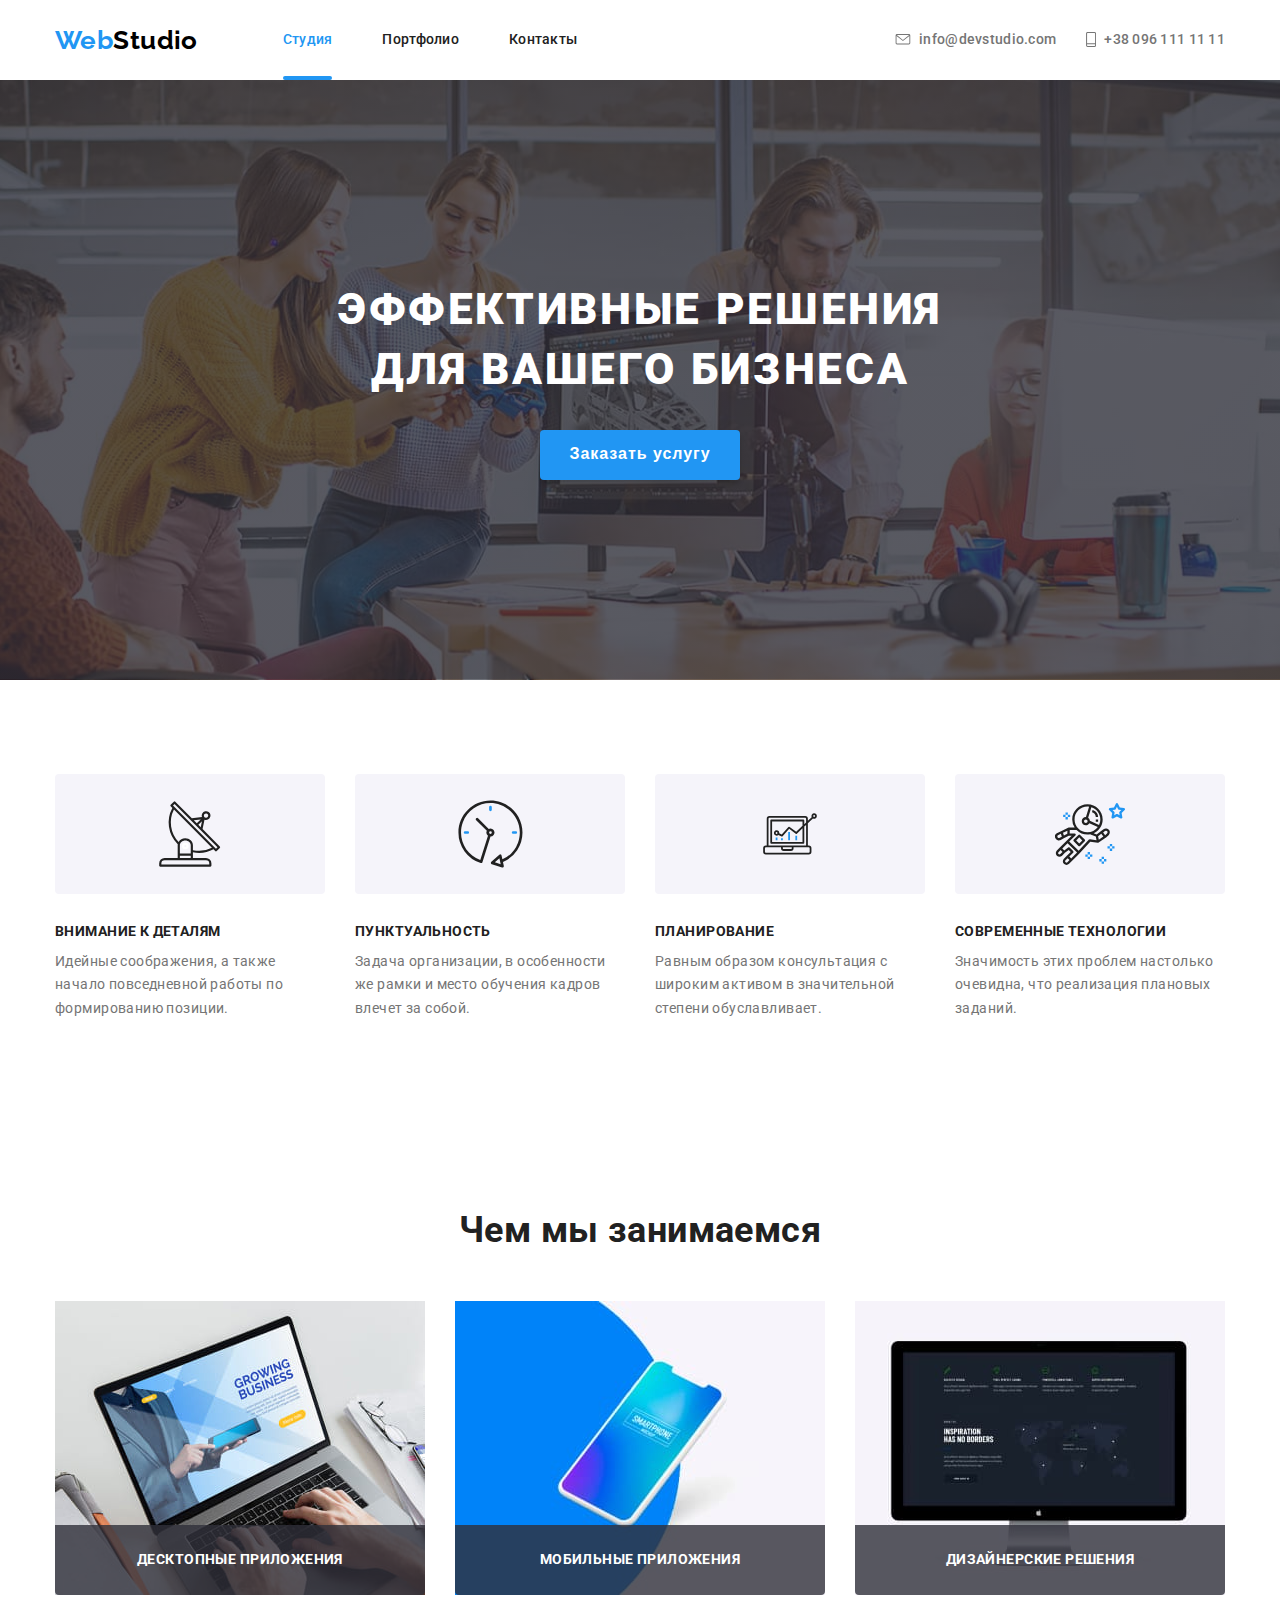
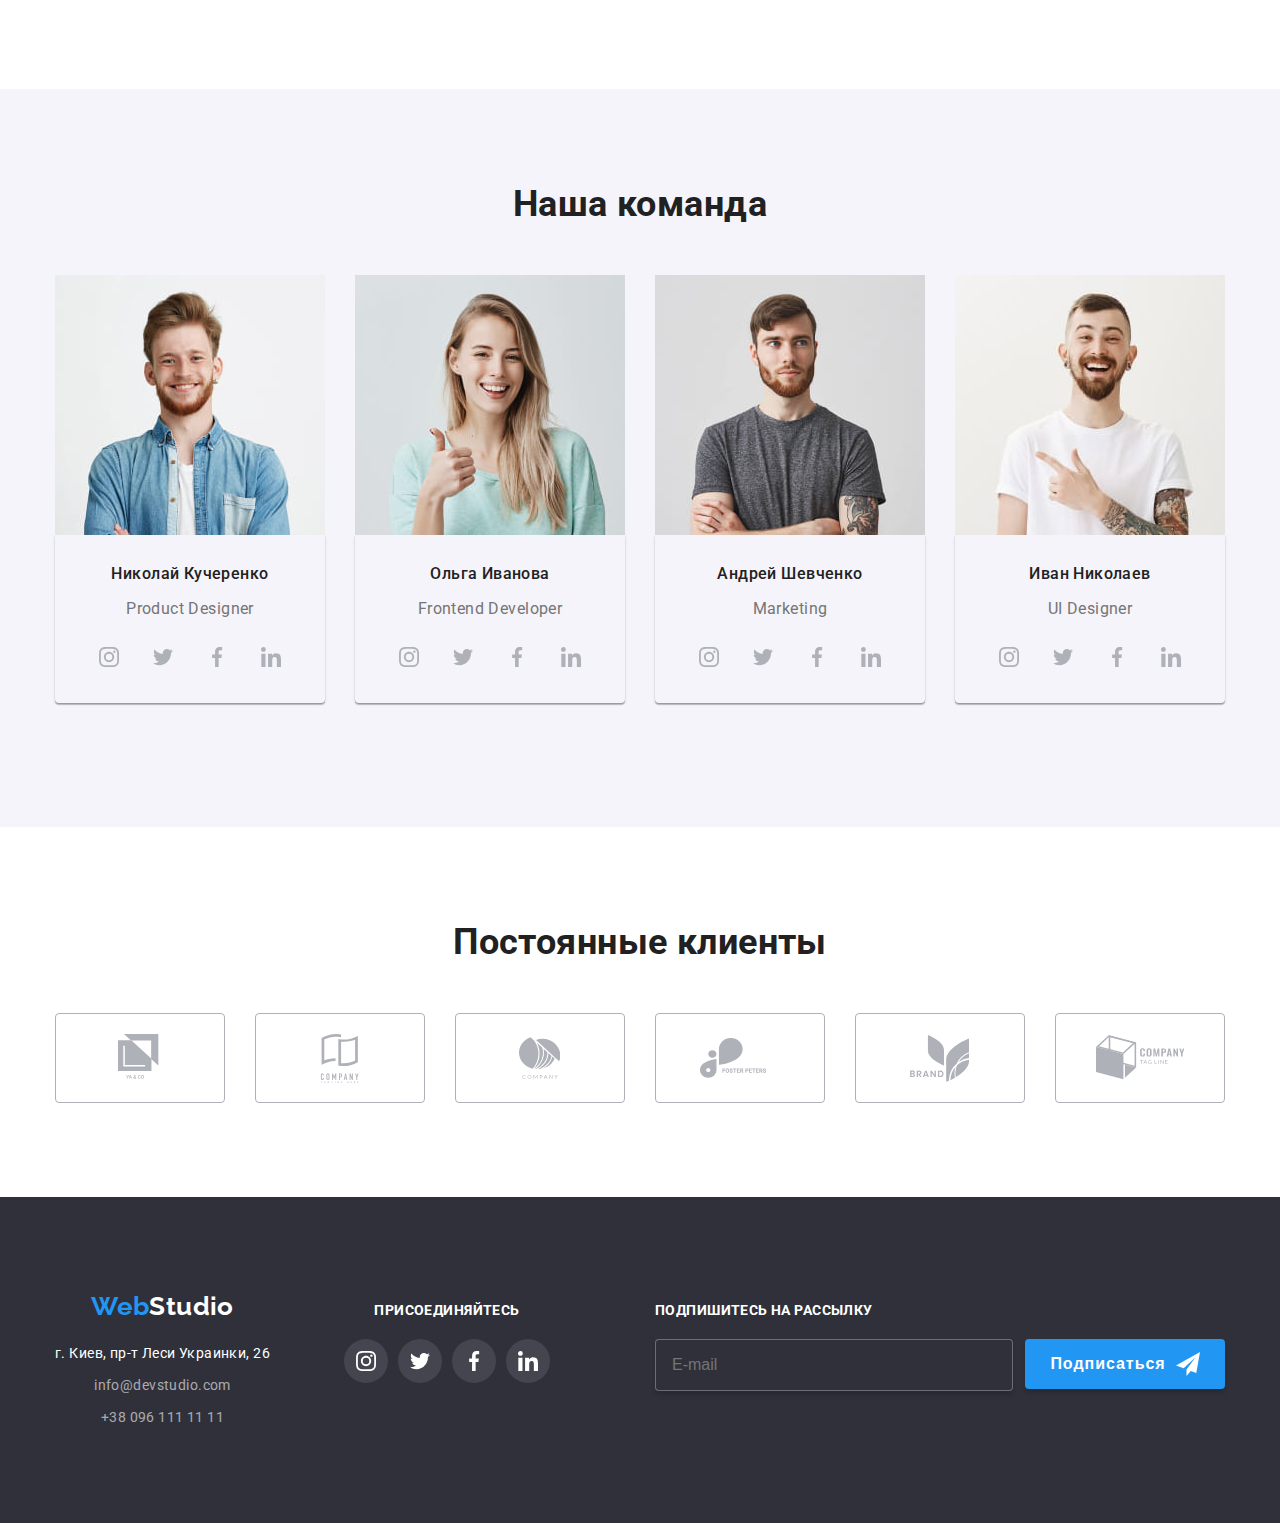
<file: index.html>
<!DOCTYPE html>
<html lang="ru">
  <head>
    <meta charset="UTF-8" />
    <meta name="viewport" content="width=device-width, initial-scale=1.0" />
    <title>Studio</title>
    <link
      href="https://fonts.googleapis.com/css2?family=Raleway:wght@700&family=Roboto:wght@400;500;700;900&display=swap"
      rel="stylesheet"
    />
    <link rel="stylesheet" href="./css/main.min.css" />
  </head>

  <body>
    <!-- ШАПКА САЙТА -->
    <header class="page-header">
      <div class="container">
        <!-- навигация -->
        <nav class="site-nav">
          <a href="./index.html" lang="en" class="site-logo"
            >Web<span class="site-logo__part--black">Studio</span></a
          >
          <button
            type="button"
            class="site-nav__btn"
            aria-expanded="false"
            aria-controls="site-nav__container"
            data-menu-button
          >
            <svg
              width="40"
              height="40"
              aria-label="Переключатель мобильного меню"
            >
              <use
                class="site-nav__icon--cross"
                href="./images/sprite.svg#icon-close_40px"
              ></use>
              <use
                class="site-nav__icon--menu"
                href="./images/sprite.svg#icon-menu_40px"
              ></use>
            </svg>
          </button>
          <div class="site-nav__container" id="site-nav__container" data-menu>
            <ul class="site-nav__list">
              <li class="site-nav__item">
                <a
                  href="./index.html"
                  class="site-nav__link site-nav__link--current"
                  >Студия</a
                >
              </li>
              <li class="site-nav__item">
                <a href="./portfolio.html" class="site-nav__link">Портфолио</a>
              </li>
              <li class="site-nav__item">
                <a href="" class="site-nav__link">Контакты</a>
              </li>
            </ul>

            <!-- контакты -->
            <ul class="contacts-top">
              <li class="contacts-top__item">
                <a href="mailto:info@devstudio.com" class="contacts-top__link">
                  <svg class="contacts-top__icon" width="16" height="11">
                    <use href="./images/sprite.svg#icon-envelope"></use>
                  </svg>
                  info@devstudio.com
                </a>
              </li>
              <li class="contacts-top__item">
                <a href="tel:+380961111111" class="contacts-top__link">
                  <svg class="contacts-top__icon" width="10" height="15">
                    <use href="./images/sprite.svg#icon-mobile"></use>
                  </svg>
                  +38 096 111 11 11
                </a>
              </li>
            </ul>
          </div>
        </nav>
      </div>
    </header>
    <main>
      <!-- СЕКЦИЯ ГЕРОЙ -->
      <section class="hero">
        <h1 class="hero__title">
          эффективные решения для вашего бизнеса
        </h1>

        <button class="btn" data-modal-open>Заказать услугу</button>
      </section>

      <!-- СЕКЦИЯ ФУНКЦИИ -->
      <section class="features">
        <div class="container">
          <!-- Скрытый заголовок -->
          <h2 class="visually-hidden">Навыки</h2>
          <ul class="features__list">
            <li class="features__item">
              <div class="features__container">
                <svg width="65.32" height="70">
                  <use href="./images/sprite.svg#icon-antenna"></use>
                </svg>
              </div>
              <h3 class="features__title">Внимание к деталям</h3>
              <p class="features__desc">
                Идейные соображения, а также начало повседневной работы по
                формированию позиции.
              </p>
            </li>
            <li class="features__item">
              <div class="features__container">
                <svg width="66.96" height="70">
                  <use href="./images/sprite.svg#icon-clock"></use>
                </svg>
              </div>
              <h3 class="features__title">Пунктуальность</h3>
              <p class="features__desc">
                Задача организации, в особенности же рамки и место обучения
                кадров влечет за собой.
              </p>
            </li>
            <li class="features__item">
              <div class="features__container">
                <svg width="70" height="53.69">
                  <use href="./images/sprite.svg#icon-diagram"></use>
                </svg>
              </div>
              <h3 class="features__title">Планирование</h3>
              <p class="features__desc">
                Равным образом консультация с широким активом в значительной
                степени обуславливает.
              </p>
            </li>
            <li class="features__item">
              <div class="features__container">
                <svg width="70" height="70">
                  <use href="./images/sprite.svg#icon-astronaut"></use>
                </svg>
              </div>
              <h3 class="features__title">Современные технологии</h3>
              <p class="features__desc">
                Значимость этих проблем настолько очевидна, что реализация
                плановых заданий.
              </p>
            </li>
          </ul>
        </div>
      </section>
      <!-- СЕКЦИЯ - ЧЕМ МЫ ЗАНИМАЕМСЯ -->
      <section class="services">
        <div class="container">
          <h2 class="services__title">Чем мы занимаемся</h2>
          <ul class="services__list">
            <li class="services__item">
              <div class="services__thumb">
                <img
                  class="services__img"
                  srcset="
                    ./images/laptop.jpg   1x,
                    ./images/laptop2x.jpg 2x,
                    ./images/laptop3x.jpg 3x
                  "
                  src="./images/laptop.jpg"
                  alt="Ноутбук"
                />
                <p class="services__desc">
                  Десктопные приложения
                </p>
              </div>
            </li>
            <li class="services__item">
              <div class="services__thumb">
                <img
                  class="services__img"
                  srcset="
                    ./images/phone.jpg   1x,
                    ./images/phone2x.jpg 2x,
                    ./images/phone3x.jpg 3x
                  "
                  src="./images/phone.jpg"
                  alt="Смартфон"
                />
                <p class="services__desc">
                  Мобильные приложения
                </p>
              </div>
            </li>
            <li class="services__item">
              <div class="services__thumb">
                <img
                  class="services__img"
                  srcset="
                    ./images/monitor.jpg 1x,
                    ./images/monitor.jpg 2x,
                    ./images/monitor.jpg 3x
                  "
                  src="./images/monitor.jpg"
                  alt="Монитор"
                />
                <p class="services__desc">
                  Дизайнерские решения
                </p>
              </div>
            </li>
          </ul>
        </div>
      </section>
      <!-- СЕКЦИЯ НАША КОМАНДА -->
      <section class="team">
        <div class="container">
          <h2 class="team__title">Наша команда</h2>
          <ul class="team__list">
            <li class="team__card">
              <div class="team__thumb">
                <img
                  class="team__img"
                  srcset="
                    ./images/nic.jpg   1x,
                    ./images/nic2x.jpg 2x,
                    ./images/nic3x.jpg 3x
                  "
                  src="./images/nic.jpg"
                  alt="Николай Кучеренко"
                />
              </div>
              <div class="team__content">
                <h4 class="team__member">Николай Кучеренко</h4>
                <p class="team__profession">Product Designer</p>
                <ul class="social team__social">
                  <li class="social__item">
                    <a
                      class="social__link"
                      href="https://www.instagram.com/"
                      aria-label="ссылка на instagram"
                    >
                      <svg class="social__icon">
                        <use href="./images/sprite.svg#icon-instagram"></use>
                      </svg>
                    </a>
                  </li>
                  <li class="social__item">
                    <a
                      class="social__link"
                      href="https://www.twitter.com/"
                      aria-label="ссылка на instagram"
                    >
                      <svg class="social__icon">
                        <use href="./images/sprite.svg#icon-twitter"></use>
                      </svg>
                    </a>
                  </li>
                  <li class="social__item">
                    <a
                      class="social__link"
                      href="https://www.facebook.com/"
                      aria-label="ссылка на instagram"
                    >
                      <svg class="social__icon">
                        <use href="./images/sprite.svg#icon-facebook"></use>
                      </svg>
                    </a>
                  </li>
                  <li class="social__item">
                    <a
                      class="social__link"
                      href="https://www.linkedin.com/"
                      aria-label="ссылка на instagram"
                    >
                      <svg class="social__icon">
                        <use href="./images/sprite.svg#icon-linkedin"></use>
                      </svg>
                    </a>
                  </li>
                </ul>
              </div>
            </li>
            <li class="team__card">
              <div class="team__thumb">
                <img
                  class="team__img"
                  srcset="
                    ./images/olha.jpg   1x,
                    ./images/olha2x.jpg 2x,
                    ./images/olha3x.jpg 3x
                  "
                  src="./images/olha.jpg"
                  alt="Ольга Иванова"
                />
              </div>
              <div class="team__content">
                <h4 class="team__member">Ольга Иванова</h4>
                <p class="team__profession">Frontend Developer</p>
                <ul class="social team__social">
                  <li class="social__item">
                    <a
                      class="social__link"
                      href="https://www.instagram.com/"
                      aria-label="ссылка на instagram"
                    >
                      <svg class="social__icon">
                        <use href="./images/sprite.svg#icon-instagram"></use>
                      </svg>
                    </a>
                  </li>
                  <li class="social__item">
                    <a
                      class="social__link"
                      href="https://www.twitter.com/"
                      aria-label="ссылка на instagram"
                    >
                      <svg class="social__icon">
                        <use href="./images/sprite.svg#icon-twitter"></use>
                      </svg>
                    </a>
                  </li>
                  <li class="social__item">
                    <a
                      class="social__link"
                      href="https://www.facebook.com/"
                      aria-label="ссылка на instagram"
                    >
                      <svg class="social__icon">
                        <use href="./images/sprite.svg#icon-facebook"></use>
                      </svg>
                    </a>
                  </li>
                  <li class="social__item">
                    <a
                      class="social__link"
                      href="https://www.linkedin.com/"
                      aria-label="ссылка на instagram"
                    >
                      <svg class="social__icon">
                        <use href="./images/sprite.svg#icon-linkedin"></use>
                      </svg>
                    </a>
                  </li>
                </ul>
              </div>
            </li>
            <li class="team__card">
              <div class="team__thumb">
                <img
                  class="team__img"
                  srcset="
                    ./images/andre.jpg   1x,
                    ./images/andre2x.jpg 2x,
                    ./images/andre3x.jpg 3x
                  "
                  src="./images/andre.jpg"
                  alt="Андрей Шевченко"
                />
              </div>
              <div class="team__content">
                <h4 class="team__member">Андрей Шевченко</h4>
                <p class="team__profession">Marketing</p>
                <ul class="social team__social">
                  <li class="social__item">
                    <a
                      class="social__link"
                      href="https://www.instagram.com/"
                      aria-label="ссылка на instagram"
                    >
                      <svg class="social__icon">
                        <use href="./images/sprite.svg#icon-instagram"></use>
                      </svg>
                    </a>
                  </li>
                  <li class="social__item">
                    <a
                      class="social__link"
                      href="https://www.twitter.com/"
                      aria-label="ссылка на instagram"
                    >
                      <svg class="social__icon">
                        <use href="./images/sprite.svg#icon-twitter"></use>
                      </svg>
                    </a>
                  </li>
                  <li class="social__item">
                    <a
                      class="social__link"
                      href="https://www.facebook.com/"
                      aria-label="ссылка на instagram"
                    >
                      <svg class="social__icon">
                        <use href="./images/sprite.svg#icon-facebook"></use>
                      </svg>
                    </a>
                  </li>
                  <li class="social__item">
                    <a
                      class="social__link"
                      href="https://www.linkedin.com/"
                      aria-label="ссылка на instagram"
                    >
                      <svg class="social__icon">
                        <use href="./images/sprite.svg#icon-linkedin"></use>
                      </svg>
                    </a>
                  </li>
                </ul>
              </div>
            </li>
            <li class="team__card">
              <div class="team__thumb">
                <img
                  class="team__img"
                  srcset="
                    ./images/ivan.jpg   1x,
                    ./images/ivan2x.jpg 2x,
                    ./images/ivan3x.jpg 3x
                  "
                  src="./images/ivan.jpg"
                  alt="Иван Николаев"
                />
              </div>
              <div class="team__content">
                <h4 class="team__member">Иван Николаев</h4>
                <p class="team__profession">UI Designer</p>
                <ul class="social team__social">
                  <li class="social__item">
                    <a
                      class="social__link"
                      href="https://www.instagram.com/"
                      aria-label="ссылка на instagram"
                    >
                      <svg class="social__icon">
                        <use href="./images/sprite.svg#icon-instagram"></use>
                      </svg>
                    </a>
                  </li>
                  <li class="social__item">
                    <a
                      class="social__link"
                      href="https://www.twitter.com/"
                      aria-label="ссылка на instagram"
                    >
                      <svg class="social__icon">
                        <use href="./images/sprite.svg#icon-twitter"></use>
                      </svg>
                    </a>
                  </li>
                  <li class="social__item">
                    <a
                      class="social__link"
                      href="https://www.facebook.com/"
                      aria-label="ссылка на instagram"
                    >
                      <svg class="social__icon">
                        <use href="./images/sprite.svg#icon-facebook"></use>
                      </svg>
                    </a>
                  </li>
                  <li class="social__item">
                    <a
                      class="social__link"
                      href="https://www.linkedin.com/"
                      aria-label="ссылка на instagram"
                    >
                      <svg class="social__icon">
                        <use href="./images/sprite.svg#icon-linkedin"></use>
                      </svg>
                    </a>
                  </li>
                </ul>
              </div>
            </li>
          </ul>
        </div>
      </section>
      <!-- СЕКЦИЯ ПОСТОЯННЫЕ КЛИЕНТЫ -->
      <section class="customer">
        <div class="container">
          <h2 class="customer__title">Постоянные клиенты</h2>
          <ul class="customer__list">
            <li class="customer__item">
              <a class="customer__link" href="">
                <svg class="customer__logo" width="44.27" height="49.23">
                  <use href="./images/sprite.svg#icon-company1"></use>
                </svg>
              </a>
            </li>
            <li class="customer__item">
              <a class="customer__link" href="">
                <svg class="customer__logo" width="44" height="49">
                  <use href="./images/sprite.svg#icon-company2"></use>
                </svg>
              </a>
            </li>
            <li class="customer__item">
              <a class="customer__link" href="">
                <svg class="customer__logo" width="41" height="42.6">
                  <use href="./images/sprite.svg#icon-company3"></use>
                </svg>
              </a>
            </li>
            <li class="customer__item">
              <a class="customer__link" href="">
                <svg class="customer__logo" width="79.66" height="42.02">
                  <use href="./images/sprite.svg#icon-company4"></use>
                </svg>
              </a>
            </li>
            <li class="customer__item">
              <a class="customer__link" href="">
                <svg class="customer__logo" width="59" height="47">
                  <use href="./images/sprite.svg#icon-company5"></use>
                </svg>
              </a>
            </li>
            <li class="customer__item">
              <a class="customer__link" href="">
                <svg class="customer__logo" width="88.48" height="45.44">
                  <use href="./images/sprite.svg#icon-company6"></use>
                </svg>
              </a>
            </li>
          </ul>
        </div>
      </section>
    </main>
    <!-- СЕКЦИЯ ПОДВАЛ -->
    <footer class="page-footer">
      <div class="container page-footer__container">
        <ul class="page-footer__list">
          <!-- обратная связь -->
          <li class="page-footer__item">
            <a href="./index.html" lang="en" class="site-logo"
              >Web<span class="site-logo__part--white">Studio</span></a
            >
            <p class="page-footer__adress">г. Киев, пр-т Леси Украинки, 26</p>
            <ul class="contacts-bot">
              <li class="contacts-bot__item">
                <a href="mailto:info@devstudio.com" class="contacts-bot__link"
                  >info@devstudio.com</a
                >
              </li>
              <li class="contacts-bot__item">
                <a href="tel:+380961111111" class="contacts-bot__link"
                  >+38 096 111 11 11</a
                >
              </li>
            </ul>
          </li>

          <!-- призыв присоединиться -->
          <li class="page-footer__item">
            <p class="page-footer__invite">Присоединяйтесь</p>
            <ul class="social page-footer__social">
              <li class="social__item">
                <a
                  class="social__link"
                  href="https://www.instagram.com/"
                  aria-label="ссылка на instagram"
                >
                  <svg class="social__icon">
                    <use href="./images/sprite.svg#icon-instagram"></use>
                  </svg>
                </a>
              </li>
              <li class="social__item">
                <a
                  class="social__link"
                  href="https://www.twitter.com/"
                  aria-label="ссылка на instagram"
                >
                  <svg class="social__icon">
                    <use href="./images/sprite.svg#icon-twitter"></use>
                  </svg>
                </a>
              </li>
              <li class="social__item">
                <a
                  class="social__link"
                  href="https://www.facebook.com/"
                  aria-label="ссылка на instagram"
                >
                  <svg class="social__icon">
                    <use href="./images/sprite.svg#icon-facebook"></use>
                  </svg>
                </a>
              </li>
              <li class="social__item">
                <a
                  class="social__link"
                  href="https://www.linkedin.com/"
                  aria-label="ссылка на instagram"
                >
                  <svg class="social__icon">
                    <use href="./images/sprite.svg#icon-linkedin"></use>
                  </svg>
                </a>
              </li>
            </ul>
          </li>
        </ul>
        <!-- подписка на рассылку -->

        <div class="feedback">
          <p class="feedback__invite">Подпишитесь на рассылку</p>
          <form class="feedback__form">
            <input
              class="feedback__input"
              type="email"
              name="email"
              placeholder="E-mail"
            />
            <button class="btn feedback__btn" type="submit">
              Подписаться
              <svg class="btn__img" width="24" height="24">
                <use href="./images/sprite.svg#icon-send"></use>
              </svg>
            </button>
          </form>
        </div>
      </div>
    </footer>

    <!-- МОДАЛЬНОЕ ОКНО -->
    <div class="backdrop backdrop--is-hidden" data-modal>
      <form class="modal">
        <button class="btn-close" data-modal-close>
          <svg class="btn-close__icon" width="12" height="12">
            <use href="./images/sprite.svg#icon-close"></use>
          </svg>
        </button>
        <b class="modal__title">Оставьте свои данные, мы вам перезвоним</b>
        <label class="label">
          <input class="label__input" placeholder=" " type="text" name="name" />
          <svg class="label__icon" width="13" height="13">
            <use href="./images/sprite.svg#icon-person"></use>
          </svg>
          <span class="label__name">Имя</span>
        </label>
        <label class="label">
          <input class="label__input" placeholder=" " type="tel" name="tel" />
          <svg class="label__icon" width="15" height="12">
            <use href="./images/sprite.svg#icon-phone"></use>
          </svg>
          <span class="label__name">Телефон</span>
        </label>
        <label class="label">
          <input
            class="label__input"
            placeholder=" "
            type="email"
            name="email"
          />
          <svg class="label__icon" width="15" height="12">
            <use href="./images/sprite.svg#icon-email"></use>
          </svg>
          <span class="label__name">Почта</span>
        </label>
        <label class="label">
          <textarea
            class="label__textarea"
            name="comment"
            placeholder=" "
          ></textarea>
          <span class="label__textarea-name">Комментарий</span>
        </label>
        <label class="modal__agreement">
          <input
            type="checkbox"
            name="agreement"
            class="modal__agreement--check"
          />
          <span class="modal__custom-check"></span>
          <span class="modal__terms"
            >Соглашаюсь с рассылкой и принимаю
            <a href="" class="modal__conditions">Условия договора</a>
          </span>
        </label>
        <button class="btn modal__btn">Отправить</button>
      </form>
    </div>

    <!-- СКРИПТ ДЛЯ МОДАЛЬНОГО ОКНА -->
    <script src="./js/modal.js"></script>

    <!-- СКРИПТ ВЫПАДАЮЩЕГО МЕНЮ -->
    <script src="./js/menu.js"></script>
  </body>
</html>
</file>
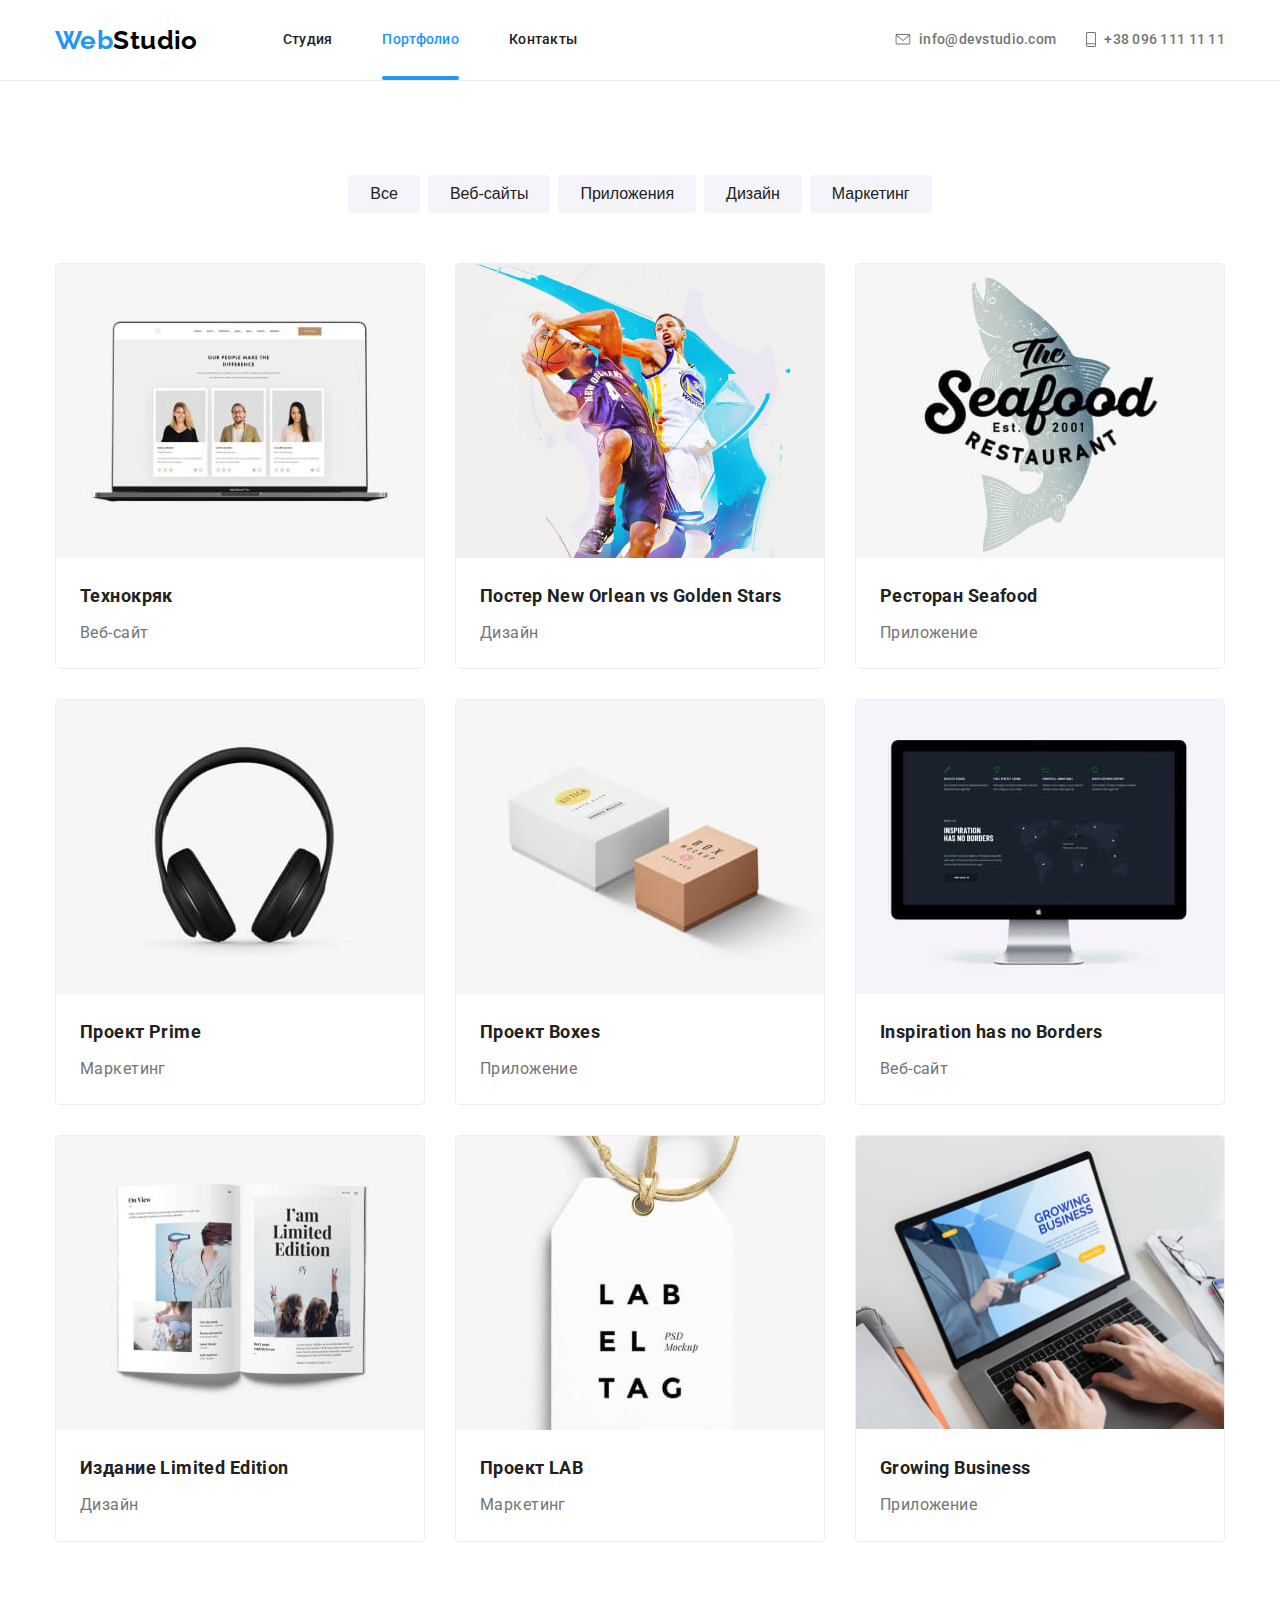
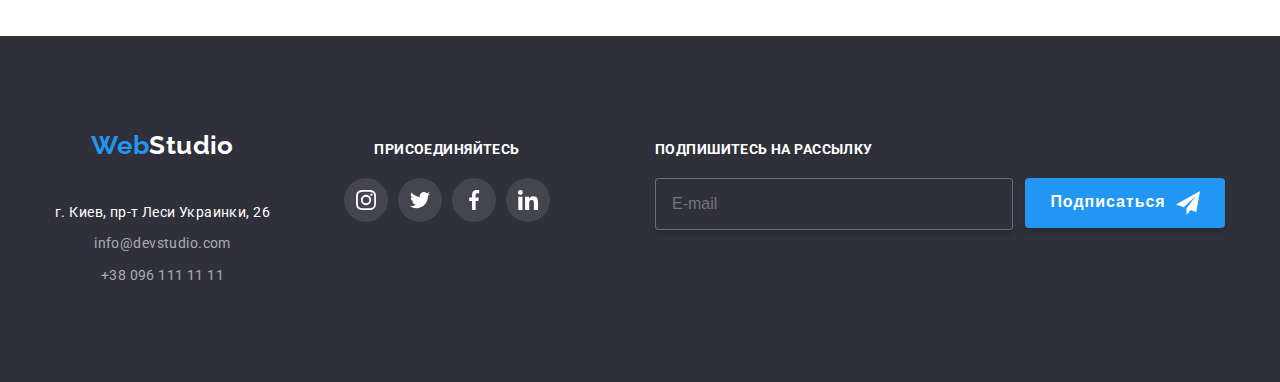
<file: portfolio.html>
<!DOCTYPE html>
<html lang="ru">
  <head>
    <meta charset="UTF-8" />
    <meta name="viewport" content="width=device-width, initial-scale=1.0" />
    <title>Portfolio</title>
    <link
      href="https://fonts.googleapis.com/css2?family=Raleway:wght@700&family=Roboto:wght@400;500;700;900&display=swap"
      rel="stylesheet"
    />
    <!-- <link rel="stylesheet" href="./css/common.css" /> -->
    <link rel="stylesheet" href="./css/main.min.css" />
  </head>

  <body>
    <!-- ШАПКА САЙТА -->
    <header class="page-header">
      <div class="container">
        <!-- навигация -->
        <nav class="site-nav">
          <a href="./index.html" lang="en" class="site-logo"
            >Web<span class="site-logo__part--black">Studio</span></a
          >
          <button
            type="button"
            class="site-nav__btn"
            aria-expanded="false"
            aria-controls="site-nav__container"
            data-menu-button
          >
            <svg
              width="40"
              height="40"
              aria-label="Переключатель мобильного меню"
            >
              <use
                class="site-nav__icon--cross"
                href="./images/sprite.svg#icon-close_40px"
              ></use>
              <use
                class="site-nav__icon--menu"
                href="./images/sprite.svg#icon-menu_40px"
              ></use>
            </svg>
          </button>
          <div class="site-nav__container" id="site-nav__container" data-menu>
            <ul class="site-nav__list">
              <li class="site-nav__item">
                <a href="./index.html" class="site-nav__link">Студия</a>
              </li>
              <li class="site-nav__item">
                <a
                  href="./portfolio.html"
                  class="site-nav__link site-nav__link--current"
                  >Портфолио</a
                >
              </li>
              <li class="site-nav__item">
                <a href="" class="site-nav__link">Контакты</a>
              </li>
            </ul>

            <!-- контакты -->
            <ul class="contacts-top">
              <li class="contacts-top__item">
                <a href="mailto:info@devstudio.com" class="contacts-top__link">
                  <svg class="contacts-top__icon" width="16" height="11">
                    <use href="./images/sprite.svg#icon-envelope"></use>
                  </svg>
                  info@devstudio.com
                </a>
              </li>
              <li class="contacts-top__item">
                <a href="tel:+380961111111" class="contacts-top__link">
                  <svg class="contacts-top__icon" width="10" height="15">
                    <use href="./images/sprite.svg#icon-mobile"></use>
                  </svg>
                  +38 096 111 11 11
                </a>
              </li>
            </ul>
          </div>
        </nav>
      </div>
    </header>
    <main>
      <!-- НАВИГАЦИЯ РАБОT СТУДИИ -->
      <section class="portfolio">
        <div class="container">
          <ul class="portfolio__nav">
            <li class="portfolio__item">
              <button class="portfolio__btn">Все</button>
            </li>
            <li class="portfolio__item">
              <button class="portfolio__btn">Веб-сайты</button>
            </li>
            <li class="portfolio__item">
              <button class="portfolio__btn">Приложения</button>
            </li>
            <li class="portfolio__item">
              <button class="portfolio__btn">Дизайн</button>
            </li>
            <li class="portfolio__item">
              <button class="portfolio__btn">Маркетинг</button>
            </li>
          </ul>
          <!-- скрытый заголовок -->
          <h1 class="visually-hidden">Работы веб студии</h1>
          <!-- СПИСОК РАБОТ СТУДИИ -->
          <ul class="card-set">
            <li class="product">
              <div class="product__thumb">
                <img
                  class="product__img"
                  srcset="
                    ./images/desktop.jpg   1x,
                    ./images/desktop2x.jpg 2x,
                    ./images/desktop3x.jpg 3x
                  "
                  src="./images/desktop.jpg"
                  alt="Команда разработчиков"
                />
                <p class="product__desc">
                  Технокряк это современная площадка распространения
                  коронавируса. Компании используют эту платформу для цифрового
                  шпионажа и атак на защищённые сервера конкурентов.
                </p>
              </div>
              <div class="product__info">
                <h2 class="product__name">Технокряк</h2>
                <p class="product__type">Веб-сайт</p>
              </div>
            </li>
            <li class="product">
              <div class="product__thumb">
                <img
                  class="product__img"
                  srcset="
                    ./images/stars.jpg   1x,
                    ./images/stars2x.jpg 2x,
                    ./images/stars3x.jpg 3x
                  "
                  src="./images/stars.jpg"
                  alt="Постер с баскетболистами"
                />
                <p class="product__desc">
                  Технокряк это современная площадка распространения
                  коронавируса. Компании используют эту платформу для цифрового
                  шпионажа и атак на защищённые сервера конкурентов.
                </p>
              </div>
              <div class="product__info">
                <h2 class="product__name">
                  Постер New Orlean vs Golden Stars
                </h2>
                <p class="product__type">Дизайн</p>
              </div>
            </li>
            <li class="product">
              <div class="product__thumb">
                <img
                  class="product__img"
                  srcset="
                    ./images/seafood.jpg   1x,
                    ./images/seafood2x.jpg 2x,
                    ./images/seafood3x.jpg 3x
                  "
                  src="./images/seafood.jpg"
                  alt="Логотип ресторана Сиафуд"
                />
                <p class="product__desc">
                  Технокряк это современная площадка распространения
                  коронавируса. Компании используют эту платформу для цифрового
                  шпионажа и атак на защищённые сервера конкурентов.
                </p>
              </div>
              <div class="product__info">
                <h2 class="product__name">Ресторан Seafood</h2>
                <p class="product__type">Приложение</p>
              </div>
            </li>
            <li class="product">
              <div class="product__thumb">
                <img
                  class="product__img"
                  srcset="
                    ./images/prime.jpg   1x,
                    ./images/prime2x.jpg 2x,
                    ./images/prime3x.jpg 3x
                  "
                  src="./images/prime.jpg"
                  alt="Наушники"
                />
                <p class="product__desc">
                  Технокряк это современная площадка распространения
                  коронавируса. Компании используют эту платформу для цифрового
                  шпионажа и атак на защищённые сервера конкурентов.
                </p>
              </div>
              <div class="product__info">
                <h2 class="product__name">Проект Prime</h2>
                <p class="product__type">Маркетинг</p>
              </div>
            </li>
            <li class="product">
              <div class="product__thumb">
                <img
                  class="product__img"
                  srcset="
                    ./images/boxes.jpg   1x,
                    ./images/boxes2x.jpg 2x,
                    ./images/boxes3x.jpg 3x
                  "
                  src="./images/boxes.jpg"
                  alt="Боксы"
                />
                <p class="product__desc">
                  Технокряк это современная площадка распространения
                  коронавируса. Компании используют эту платформу для цифрового
                  шпионажа и атак на защищённые сервера конкурентов.
                </p>
              </div>
              <div class="product__info">
                <h2 class="product__name">Проект Boxes</h2>
                <p class="product__type">Приложение</p>
              </div>
            </li>
            <li class="product">
              <div class="product__thumb">
                <img
                  class="product__img"
                  srcset="
                    ./images/monitor.jpg   1x,
                    ./images/monitor2x.jpg 2x,
                    ./images/monitor3x.jpg 3x
                  "
                  src="./images/monitor.jpg"
                  alt="Монитор эпл"
                />
                <p class="product__desc">
                  Технокряк это современная площадка распространения
                  коронавируса. Компании используют эту платформу для цифрового
                  шпионажа и атак на защищённые сервера конкурентов.
                </p>
              </div>
              <div class="product__info">
                <h2 class="product__name">Inspiration has no Borders</h2>
                <p class="product__type">Веб-сайт</p>
              </div>
            </li>
            <li class="product">
              <div class="product__thumb">
                <img
                  class="product__img"
                  srcset="
                    ./images/book.jpg   1x,
                    ./images/book2x.jpg 2x,
                    ./images/book3x.jpg 3x
                  "
                  src="./images/book.jpg"
                  alt="Журнал"
                />
                <p class="product__desc">
                  Технокряк это современная площадка распространения
                  коронавируса. Компании используют эту платформу для цифрового
                  шпионажа и атак на защищённые сервера конкурентов.
                </p>
              </div>
              <div class="product__info">
                <h2 class="product__name">Издание Limited Edition</h2>
                <p class="product__type">Дизайн</p>
              </div>
            </li>
            <li class="product">
              <div class="product__thumb">
                <img
                  class="product__img"
                  srcset="
                    ./images/lab.jpg   1x,
                    ./images/lab2x.jpg 2x,
                    ./images/lab3x.jpg 3x
                  "
                  src="./images/lab.jpg"
                  alt="Бирка"
                />
                <p class="product__desc">
                  Технокряк это современная площадка распространения
                  коронавируса. Компании используют эту платформу для цифрового
                  шпионажа и атак на защищённые сервера конкурентов.
                </p>
              </div>
              <div class="product__info">
                <h2 class="product__name">Проект LAB</h2>
                <p class="product__type">Маркетинг</p>
              </div>
            </li>
            <li class="product">
              <div class="product__thumb">
                <img
                  class="product__item"
                  srcset="
                    ./images/laptop.jpg   1x,
                    ./images/laptop2x.jpg 2x,
                    ./images/laptop3x.jpg 3x
                  "
                  src="./images/laptop.jpg"
                  alt="Ноутбук"
                />
                <p class="product__desc">
                  Технокряк это современная площадка распространения
                  коронавируса. Компании используют эту платформу для цифрового
                  шпионажа и атак на защищённые сервера конкурентов.
                </p>
              </div>
              <div class="product__info">
                <h2 class="product__name">Growing Business</h2>
                <p class="product__type">Приложение</p>
              </div>
            </li>
          </ul>
        </div>
      </section>
    </main>
    <!-- СЕКЦИЯ ПОДВАЛ -->
    <footer class="page-footer">
      <div class="container page-footer__container">
        <ul class="page-footer__list">
          <!-- обратная связь -->
          <li class="page-footer__item">
            <a
              href="./index.html"
              lang="en"
              class="site-logo"
              style="margin-bottom: 40px;"
              >Web<span class="site-logo__part--white">Studio</span></a
            >
            <p class="page-footer__adress">г. Киев, пр-т Леси Украинки, 26</p>
            <ul class="contacts-bot">
              <li class="contacts-bot__item">
                <a href="mailto:info@devstudio.com" class="contacts-bot__link"
                  >info@devstudio.com</a
                >
              </li>
              <li class="contacts-bot__item">
                <a href="tel:+380961111111" class="contacts-bot__link"
                  >+38 096 111 11 11</a
                >
              </li>
            </ul>
          </li>

          <!-- призыв присоединиться -->
          <li class="page-footer__item">
            <p class="page-footer__invite">Присоединяйтесь</p>
            <ul class="social page-footer__social">
              <li class="social__item">
                <a
                  class="social__link"
                  href="https://www.instagram.com/"
                  aria-label="ссылка на instagram"
                >
                  <svg class="social__icon">
                    <use href="./images/sprite.svg#icon-instagram"></use>
                  </svg>
                </a>
              </li>
              <li class="social__item">
                <a
                  class="social__link"
                  href="https://www.twitter.com/"
                  aria-label="ссылка на instagram"
                >
                  <svg class="social__icon">
                    <use href="./images/sprite.svg#icon-twitter"></use>
                  </svg>
                </a>
              </li>
              <li class="social__item">
                <a
                  class="social__link"
                  href="https://www.facebook.com/"
                  aria-label="ссылка на instagram"
                >
                  <svg class="social__icon">
                    <use href="./images/sprite.svg#icon-facebook"></use>
                  </svg>
                </a>
              </li>
              <li class="social__item">
                <a
                  class="social__link"
                  href="https://www.linkedin.com/"
                  aria-label="ссылка на instagram"
                >
                  <svg class="social__icon">
                    <use href="./images/sprite.svg#icon-linkedin"></use>
                  </svg>
                </a>
              </li>
            </ul>
          </li>
        </ul>
        <!-- подписка на рассылку -->

        <div class="feedback">
          <p class="feedback__invite">Подпишитесь на рассылку</p>
          <form class="feedback__form">
            <input
              class="feedback__input"
              type="email"
              name="email"
              placeholder="E-mail"
            />
            <button class="btn feedback__btn" type="submit">
              Подписаться
              <svg class="btn__img" width="24" height="24">
                <use href="./images/sprite.svg#icon-send"></use>
              </svg>
            </button>
          </form>
        </div>
      </div>
    </footer>

    <!-- СКРИПТ ВЫПАДАЮЩЕГО МЕНЮ -->
    <script src="./js/menu.js"></script>
  </body>
</html>
</file>
<file: css/main.min.css>
.features__title,.page-footer__invite,.feedback__invite{text-align:center;font-weight:700;font-size:14px;line-height:1.14;text-transform:uppercase}.services__title,.team__title,.customer__title{margin-bottom:30px;text-align:center;font-weight:700;font-size:28px;line-height:1.17;color:#212121}.site-nav__link,.site-nav__link--current,.contacts-top__link{font-weight:500;font-size:18px;line-height:1.16;letter-spacing:0.02em}.services__img,.team__img,.product__img{display:block;width:100%;height:100%;-o-object-fit:cover;object-fit:cover;-o-object-position:top;object-position:top}body,h1,h2,h3,h4,p{margin:0;padding:0}a{text-decoration:none;color:inherit}ul{list-style:none;margin:0;padding:0}button{outline:none;border:none;margin:0;padding:0}body{-webkit-box-sizing:border-box;box-sizing:border-box;font-family:"Roboto", sans-serif;font-size:14px;font-weight:400;line-height:1.7;letter-spacing:0.03em;color:#757575;background-color:#fff}*,*::before,*::after{-webkit-box-sizing:inherit;box-sizing:inherit}img{display:block;max-width:100%;height:auto}@media screen and (min-width: 1200px){.services__title,.team__title,.customer__title{margin-bottom:50px;font-size:36px}}.visually-hidden{position:absolute;width:1px;height:1px;margin:-1px;padding:0;border:0;clip:rect(0 0 0 0);overflow:hidden}.backdrop{position:fixed;top:0;left:0;width:100%;height:100%;padding:94px 15px;overflow-y:scroll;background-color:rgba(0,0,0,0.2);-webkit-transition:opacity 250ms cubic-bezier(0.4, 0, 0.2, 1),-webkit-transform 250ms cubic-bezier(0.4, 0, 0.2, 1);transition:opacity 250ms cubic-bezier(0.4, 0, 0.2, 1),-webkit-transform 250ms cubic-bezier(0.4, 0, 0.2, 1);transition:opacity 250ms cubic-bezier(0.4, 0, 0.2, 1),transform 250ms cubic-bezier(0.4, 0, 0.2, 1);transition:opacity 250ms cubic-bezier(0.4, 0, 0.2, 1),transform 250ms cubic-bezier(0.4, 0, 0.2, 1),-webkit-transform 250ms cubic-bezier(0.4, 0, 0.2, 1)}@media screen and (min-width: 768px) and (max-width: 1199px){.backdrop{padding:208px 0}}.backdrop--is-hidden{opacity:0;pointer-events:none;-webkit-transform:scale(1.08);transform:scale(1.08)}.modal{display:-webkit-box;display:-ms-flexbox;display:flex;-webkit-box-orient:vertical;-webkit-box-direction:normal;-ms-flex-direction:column;flex-direction:column;position:relative;max-width:450px;padding:40px;background-color:#fff;-webkit-box-shadow:0px 2px 1px rgba(0,0,0,0.2),0px 1px 1px rgba(0,0,0,0.14),0px 1px 3px rgba(0,0,0,0.12);box-shadow:0px 2px 1px rgba(0,0,0,0.2),0px 1px 1px rgba(0,0,0,0.14),0px 1px 3px rgba(0,0,0,0.12);border-radius:4px}@media screen and (max-width: 1199px){.modal{margin-left:auto;margin-right:auto}}@media screen and (min-width: 1200px){.modal{position:absolute;top:50%;left:50%;-webkit-transform:translate(-50%, -50%);transform:translate(-50%, -50%);width:528px;max-width:528px}}.btn-close{position:absolute;display:-webkit-box;display:-ms-flexbox;display:flex;-webkit-box-pack:center;-ms-flex-pack:center;justify-content:center;-webkit-box-align:center;-ms-flex-align:center;align-items:center;right:8px;top:8px;width:30px;height:30px;overflow:hidden;border-radius:50%;border:1px solid rgba(0,0,0,0.1);background-color:#fff;cursor:pointer}.btn-close__icon{-webkit-transition:fill 250ms cubic-bezier(0.4, 0, 0.2, 1);transition:fill 250ms cubic-bezier(0.4, 0, 0.2, 1)}.btn-close:hover>.btn-close__icon,.btn-close:focus>.btn-close__icon{fill:#2196f3}.modal__title{margin-bottom:30px;text-align:center;font-weight:700;font-size:20px;line-height:1.15;color:#212121}@media screen and (max-width: 1199px){.modal__title{line-height:1.5}}.label{display:block;position:relative;margin-bottom:28px}.label__input{width:100%;padding:12px 16px;padding-left:42px;outline:none;border:1px solid rgba(33,33,33,0.2);border-radius:4px;-webkit-transition:border 250ms cubic-bezier(0.4, 0, 0.2, 1);transition:border 250ms cubic-bezier(0.4, 0, 0.2, 1)}.label:focus-within>.label__input{border:1px solid #2196f3}.label__icon{position:absolute;top:50%;left:18px;-webkit-transform:translateY(-50%);transform:translateY(-50%);-webkit-transition:fill 250ms cubic-bezier(0.4, 0, 0.2, 1);transition:fill 250ms cubic-bezier(0.4, 0, 0.2, 1)}.label:focus-within>.label__icon{fill:#2196f3}.label__name{position:absolute;top:50%;left:42px;-webkit-transform:translateY(-50%);transform:translateY(-50%);font-size:14px;line-height:1.1;letter-spacing:0.01em;-webkit-transition:color 250ms cubic-bezier(0.4, 0, 0.2, 1),-webkit-transform 250ms cubic-bezier(0.4, 0, 0.2, 1);transition:color 250ms cubic-bezier(0.4, 0, 0.2, 1),-webkit-transform 250ms cubic-bezier(0.4, 0, 0.2, 1);transition:transform 250ms cubic-bezier(0.4, 0, 0.2, 1),color 250ms cubic-bezier(0.4, 0, 0.2, 1);transition:transform 250ms cubic-bezier(0.4, 0, 0.2, 1),color 250ms cubic-bezier(0.4, 0, 0.2, 1),-webkit-transform 250ms cubic-bezier(0.4, 0, 0.2, 1)}.label:focus-within>.label__name{-webkit-transform:translate(-22px, -40px);transform:translate(-22px, -40px);color:#2196f3}.label__input:not(:placeholder-shown) ~ .label__name{-webkit-transform:translate(-22px, -40px);transform:translate(-22px, -40px)}.label__textarea{width:100%;height:120px;padding:12px 16px;margin-bottom:20px;outline:none;resize:none;border:1px solid rgba(33,33,33,0.2);border-radius:4px;-webkit-transition:border 250ms cubic-bezier(0.4, 0, 0.2, 1);transition:border 250ms cubic-bezier(0.4, 0, 0.2, 1)}.label:focus-within>.label__textarea{border:1px solid #2196f3}.label__textarea-name{position:absolute;top:12px;left:16px;font-size:14px;line-height:1.1;letter-spacing:0.01em;-webkit-transition:color 250ms cubic-bezier(0.4, 0, 0.2, 1),-webkit-transform 250ms cubic-bezier(0.4, 0, 0.2, 1);transition:color 250ms cubic-bezier(0.4, 0, 0.2, 1),-webkit-transform 250ms cubic-bezier(0.4, 0, 0.2, 1);transition:transform 250ms cubic-bezier(0.4, 0, 0.2, 1),color 250ms cubic-bezier(0.4, 0, 0.2, 1);transition:transform 250ms cubic-bezier(0.4, 0, 0.2, 1),color 250ms cubic-bezier(0.4, 0, 0.2, 1),-webkit-transform 250ms cubic-bezier(0.4, 0, 0.2, 1)}.label:focus-within>.label__textarea-name{-webkit-transform:translateY(-32px);transform:translateY(-32px);color:#2196f3}.label__textarea:not(:placeholder-shown) ~ .label__textarea-name{-webkit-transform:translateY(-32px);transform:translateY(-32px)}.modal__agreement{display:-webkit-box;display:-ms-flexbox;display:flex;-webkit-box-align:center;-ms-flex-align:center;align-items:center;margin-bottom:30px}.modal__agreement--check{position:absolute;width:1px;height:1px;margin:-1px;padding:0;border:0;clip:rect(0 0 0 0);overflow:hidden}.modal__custom-check{display:block;min-width:16px;height:15px;margin-right:9px;background-origin:border-box;background-image:url(../images/checked.svg);background-repeat:no-repeat;background-size:contain;background-position:center;border:2px solid;border-color:#212121;border-radius:2px;-webkit-transition:background-color 250ms cubic-bezier(0.4, 0, 0.2, 1),border-color 250ms cubic-bezier(0.4, 0, 0.2, 1);transition:background-color 250ms cubic-bezier(0.4, 0, 0.2, 1),border-color 250ms cubic-bezier(0.4, 0, 0.2, 1)}.modal__agreement--check:checked+.modal__custom-check{background-color:#2196f3;border-color:#2196f3}@media screen and (min-width: 480px){.modal__terms{min-width:370px}}@media screen and (max-width: 1199px){.modal__terms{font-size:12px;line-height:1.16}}.modal__conditions{text-decoration:underline;color:#2196f3}.modal__btn{margin:0 auto;padding-left:54px;padding-right:54px}.container{margin:0 auto;padding:0 15px}@media screen and (min-width: 480px) and (max-width: 767px){.container{max-width:480px}}@media screen and (min-width: 768px) and (max-width: 1199px){.container{max-width:768px}}@media screen and (min-width: 1200px){.container{max-width:1200px}}.features,.services,.team,.customer,.page-footer,.portfolio{padding:60px 0}@media screen and (min-width: 1200px){.features,.services,.team,.customer,.page-footer,.portfolio{padding:94px 0}}.btn{display:block;margin:0 auto;width:200px;height:50px;font-weight:700;font-size:16px;line-height:1.9;letter-spacing:0.06em;color:#fff;background-color:#2196f3;-webkit-box-shadow:0px 4px 4px rgba(0,0,0,0.15);box-shadow:0px 4px 4px rgba(0,0,0,0.15);border-radius:4px;cursor:pointer}.social{display:-webkit-box;display:-ms-flexbox;display:flex;-webkit-box-pack:center;-ms-flex-pack:center;justify-content:center}.social__item{margin:0 5px}.social__link{display:-webkit-box;display:-ms-flexbox;display:flex;-webkit-box-pack:center;-ms-flex-pack:center;justify-content:center;-webkit-box-align:center;-ms-flex-align:center;align-items:center;width:44px;height:44px;border-radius:50%;-webkit-transition:background-color 250ms cubic-bezier(0.4, 0, 0.2, 1);transition:background-color 250ms cubic-bezier(0.4, 0, 0.2, 1)}.social__link:hover,.social__link:focus{background-color:#2196f3}.social__icon{width:20px;height:20px;-webkit-transition:fill 250ms cubic-bezier(0.4, 0, 0.2, 1);transition:fill 250ms cubic-bezier(0.4, 0, 0.2, 1)}.social__icon{fill:#afb1b8}.social__link:hover .social__icon{fill:#fff}.page-footer__social .social__link{background-color:rgba(255,255,255,0.1)}.social__link:hover,.social__link:focus{background-color:#2196f3}.page-footer__social .social__icon{fill:#fff}.page-header{position:relative}@media screen and (max-width: 767px){.page-header{border-bottom:1px solid #ececec}}.site-logo{display:block;font-family:"Raleway", sans-serif;font-weight:700;font-size:24px;line-height:1.16;color:#2196f3}.site-logo__part--black{color:black}.site-logo__part--white{color:#fff}.page-footer .site-logo{margin-bottom:20px}@media screen and (max-width: 767px){.page-header .site-logo{padding-top:16px;padding-bottom:16px}}@media screen and (min-width: 1200px){.site-logo{font-size:26px;line-height:1.19}.page-header .site-logo{margin-right:85px}}.site-nav{display:-webkit-box;display:-ms-flexbox;display:flex;-webkit-box-align:center;-ms-flex-align:center;align-items:center}@media screen and (min-width: 768px) and (max-width: 1199px){.site-nav{-webkit-box-pack:justify;-ms-flex-pack:justify;justify-content:space-between}}.site-nav__btn{margin-left:auto;border:none;background-color:transparent;fill:#212121;cursor:pointer;-webkit-transition:fill 250ms cubic-bezier(0.4, 0, 0.2, 1);transition:fill 250ms cubic-bezier(0.4, 0, 0.2, 1)}.site-nav__btn:hover,.site-nav__btn:focus{fill:#2196f3}@media screen and (min-width: 768px){.site-nav__btn{display:none}}.site-nav__btn .site-nav__icon--cross{display:none}.site-nav__btn.site-nav__btn--is-open .site-nav__icon--cross{display:block}.site-nav__btn.site-nav__btn--is-open .site-nav__icon--menu{display:none}@media screen and (max-width: 767px){.site-nav__container{z-index:1;display:none;position:absolute;top:100%;left:0;width:100%;padding-top:60px;padding-bottom:60px;text-align:center;background:#fff;-webkit-box-shadow:0px 1px 3px rgba(0,0,0,0.16),0px 2px 4px rgba(0,0,0,0.08),0px 4px 8px rgba(0,0,0,0.04);box-shadow:0px 1px 3px rgba(0,0,0,0.16),0px 2px 4px rgba(0,0,0,0.08),0px 4px 8px rgba(0,0,0,0.04)}.site-nav__container.site-nav__container--is-open{display:block}}@media screen and (min-width: 768px){.site-nav__container{display:-webkit-box;display:-ms-flexbox;display:flex;-webkit-box-align:center;-ms-flex-align:center;align-items:center}}@media screen and (min-width: 1200px){.site-nav__container{display:-webkit-inline-box;display:-ms-inline-flexbox;display:inline-flex;-webkit-box-flex:1;-ms-flex-positive:1;flex-grow:1}}.site-nav__list{margin-bottom:60px}@media screen and (min-width: 768px){.site-nav__list{display:-webkit-box;display:-ms-flexbox;display:flex;margin-bottom:0}}@media screen and (max-width: 767px){.site-nav__item:not(:last-child){margin-bottom:40px}}@media screen and (min-width: 768px){.site-nav__item{margin-bottom:0}.site-nav__item:not(:last-child){margin-right:50px}}.site-nav__link{color:#212121;-webkit-transition:color 250ms cubic-bezier(0.4, 0, 0.2, 1);transition:color 250ms cubic-bezier(0.4, 0, 0.2, 1)}@media screen and (min-width: 768px){.site-nav__link{display:block;padding-top:32px;padding-bottom:32px;font-size:14px;line-height:1.14}}.site-nav__link:hover,.site-nav__link:focus{color:#2196f3}.site-nav__link--current{position:relative;color:#2196f3}.site-nav__link--current:after{content:"";position:absolute;left:0;bottom:-8px;height:4px;width:100%;border-radius:2px;background-color:#2196f3}@media screen and (min-width: 768px){.site-nav__link--current:after{bottom:0px}}.contacts-top__link,.contacts-bot__link{-webkit-transition:color 250ms cubic-bezier(0.4, 0, 0.2, 1);transition:color 250ms cubic-bezier(0.4, 0, 0.2, 1)}.contacts-top__link:hover,.contacts-top__link:focus,.contacts-bot__link:hover,.contacts-bot__link:focus{color:#2196f3;fill:#2196f3}@media screen and (min-width: 768px) and (max-width: 1199px){.contacts-top{margin-left:84px}}@media screen and (min-width: 1200px){.contacts-top{display:-webkit-box;display:-ms-flexbox;display:flex;margin-left:auto}}@media screen and (max-width: 767px){.contacts-top__item:not(:last-child){margin-bottom:16px}}@media screen and (min-width: 768px) and (max-width: 1199px){.contacts-top__item:not(:last-child){margin-bottom:10px}}@media screen and (min-width: 1200px){.contacts-top__item{display:-webkit-inline-box;display:-ms-inline-flexbox;display:inline-flex}.contacts-top__item:not(:last-child){margin-right:30px}}.contacts-top__link{display:-webkit-inline-box;display:-ms-inline-flexbox;display:inline-flex;-webkit-box-align:center;-ms-flex-align:center;align-items:center}@media screen and (min-width: 768px){.contacts-top__link{font-size:12px;line-height:1.16}}@media screen and (min-width: 1200px){.contacts-top__link{font-size:14px;line-height:1.14}}.contacts-top__icon{margin-right:10px;fill:currentColor;-webkit-transition:fill 250ms cubic-bezier(0.4, 0, 0.2, 1);transition:fill 250ms cubic-bezier(0.4, 0, 0.2, 1)}@media screen and (min-width: 768px){.contacts-top__icon{margin-right:8px}}.contacts-top__icon:hover,.contacts-top__icon:focus{fill:#2196f3;color:#2196f3}.contacts-bot__item:not(:last-child){margin-bottom:8px}.contacts-bot__link{color:rgba(255,255,255,0.6)}.hero{max-width:480px;margin-left:auto;margin-right:auto;padding-top:118px;padding-bottom:118px;background-image:-webkit-gradient(linear, left top, right top, from(rgba(47,48,58,0.8)), to(rgba(47,48,58,0.8))),url("../images/header_mobile.jpg");background-image:linear-gradient(to right, rgba(47,48,58,0.8), rgba(47,48,58,0.8)),url("../images/header_mobile.jpg");background-color:rgba(47,48,58,0.8);background-repeat:no-repeat;background-position:center;background-size:cover}@media screen and (min-device-pixel-ratio: 2), screen and (-webkit-min-device-pixel-ratio: 2), screen and (min-resolution: 192dpi), screen and (min-resolution: 2dppx){.hero{background-image:-webkit-gradient(linear, left top, right top, from(rgba(47,48,58,0.8)), to(rgba(47,48,58,0.8))),url("../images/header_mobile@2x.jpg");background-image:linear-gradient(to right, rgba(47,48,58,0.8), rgba(47,48,58,0.8)),url("../images/header_mobile@2x.jpg")}}@media screen and (min-width: 480px){.hero{max-width:768px;background-image:-webkit-gradient(linear, left top, right top, from(rgba(47,48,58,0.8)), to(rgba(47,48,58,0.8))),url("../images/header_tablet.jpg");background-image:linear-gradient(to right, rgba(47,48,58,0.8), rgba(47,48,58,0.8)),url("../images/header_tablet.jpg")}}@media screen and (min-width: 480px) and (min-device-pixel-ratio: 2), screen and (min-width: 480px) and (-webkit-min-device-pixel-ratio: 2), screen and (min-width: 480px) and (min-resolution: 192dpi), screen and (min-width: 480px) and (min-resolution: 2dppx){.hero{background-image:-webkit-gradient(linear, left top, right top, from(rgba(47,48,58,0.8)), to(rgba(47,48,58,0.8))),url("../images/header_tablet@2x.jpg");background-image:linear-gradient(to right, rgba(47,48,58,0.8), rgba(47,48,58,0.8)),url("../images/header_tablet@2x.jpg")}}@media screen and (min-width: 768px){.hero{max-width:1600px;background-image:-webkit-gradient(linear, left top, right top, from(rgba(47,48,58,0.8)), to(rgba(47,48,58,0.8))),url("../images/header_desktop.jpg");background-image:linear-gradient(to right, rgba(47,48,58,0.8), rgba(47,48,58,0.8)),url("../images/header_desktop.jpg")}}@media screen and (min-width: 768px) and (min-device-pixel-ratio: 2), screen and (min-width: 768px) and (-webkit-min-device-pixel-ratio: 2), screen and (min-width: 768px) and (min-resolution: 192dpi), screen and (min-width: 768px) and (min-resolution: 2dppx){.hero{background-image:-webkit-gradient(linear, left top, right top, from(rgba(47,48,58,0.8)), to(rgba(47,48,58,0.8))),url("../images/header_desktop@2x.jpg");background-image:linear-gradient(to right, rgba(47,48,58,0.8), rgba(47,48,58,0.8)),url("../images/header_desktop@2x.jpg")}}@media screen and (min-width: 1200px){.hero{padding-top:200px;padding-bottom:200px}}.hero__title{display:block;margin-left:auto;margin-right:auto;margin-bottom:30px;max-width:360px;font-weight:900;font-size:26px;line-height:1.6;text-align:center;letter-spacing:0.06em;text-transform:uppercase;color:#fff}@media screen and (min-width: 1200px){.hero__title{max-width:696px;font-size:44px;line-height:1.36}}.hero__btn{display:block;margin:0 auto;width:200px;height:50px;font-weight:700;font-size:16px;line-height:1.9;letter-spacing:0.06em;color:#fff;background-color:#2196f3;-webkit-box-shadow:0px 4px 4px rgba(0,0,0,0.15);box-shadow:0px 4px 4px rgba(0,0,0,0.15);border-radius:4px;cursor:pointer}@media screen and (min-width: 768px){.features__list{display:-webkit-box;display:-ms-flexbox;display:flex;-ms-flex-wrap:wrap;flex-wrap:wrap;margin-left:-15px;margin-right:-15px}}@media screen and (max-width: 767px){.features__item:not(:last-child){margin-bottom:30px}}@media screen and (min-width: 768px) and (max-width: 1199px){.features__item{width:calc((100% - 4 * 15px) / 2);margin-left:15px;margin-right:15px}.features__item:not(:nth-last-child(-n+2)){margin-bottom:30px}}@media screen and (min-width: 1200px){.features__item{width:calc((100% - 8 * 15px) / 4);margin-left:15px;margin-right:15px;margin-bottom:0}}.features__container{display:-webkit-box;display:-ms-flexbox;display:flex;-webkit-box-pack:center;-ms-flex-pack:center;justify-content:center;-webkit-box-align:center;-ms-flex-align:center;align-items:center;height:120px;margin-bottom:30px;background-color:#f5f4fa;border-radius:4px}.features__title{margin-bottom:10px;text-align:center;color:#212121}@media screen and (min-width: 768px){.features__title{text-align:left}}.services{display:none}@media screen and (min-width: 1200px){.services{display:block}}.services__list{display:-webkit-box;display:-ms-flexbox;display:flex;-ms-flex-wrap:wrap;flex-wrap:wrap;margin-left:-15px;margin-right:-15px}.services__item{width:calc((100% - 6 * 15px) / 3);margin-left:15px;margin-right:15px}.services__thumb{position:relative;height:294px}.services__desc{position:absolute;display:-webkit-box;display:-ms-flexbox;display:flex;-webkit-box-pack:center;-ms-flex-pack:center;justify-content:center;-webkit-box-align:center;-ms-flex-align:center;align-items:center;width:100%;height:70px;left:0;bottom:0;font-weight:700;font-size:14px;line-height:1.1;text-transform:uppercase;border-bottom-right-radius:4px;border-bottom-left-radius:4px;color:#fff;background-color:rgba(47,48,58,0.8)}.team{background-color:#f5f4fa}@media screen and (min-width: 768px){.team__list{display:-webkit-box;display:-ms-flexbox;display:flex;-ms-flex-wrap:wrap;flex-wrap:wrap;margin-left:-15px;margin-right:-15px}}@media screen and (max-width: 767px){.team__card:not(:last-child){margin-bottom:30px}}@media screen and (min-width: 768px){.team__card{width:calc((100% - 4 * 15px) / 2);margin-left:15px;margin-right:15px}.team__card:not(:nth-last-child(-n+2)){margin-bottom:30px}}@media screen and (min-width: 1200px){.team__card{width:calc((100% - 8 * 15px) / 4);margin-bottom:0}}.team__thumb{height:320px}@media screen and (min-width: 768px){.team__thumb{height:260px}}.team__content{padding-top:30px;padding-bottom:24px;text-align:center;-webkit-box-shadow:0px 2px 1px rgba(0,0,0,0.2),0px 1px 1px rgba(0,0,0,0.14),0px 1px 3px rgba(0,0,0,0.12);box-shadow:0px 2px 1px rgba(0,0,0,0.2),0px 1px 1px rgba(0,0,0,0.14),0px 1px 3px rgba(0,0,0,0.12);border-radius:0px 0px 4px 4px}.team__member{text-align:center;margin-bottom:16px;font-weight:500;font-size:16px;line-height:1.18;color:#212121}.team__profession{margin-bottom:16px;font-size:16px;line-height:1.18}.customer__list{display:-webkit-box;display:-ms-flexbox;display:flex;-ms-flex-wrap:wrap;flex-wrap:wrap;margin-left:-15px;margin-right:-15px}.customer__item{margin-left:15px;margin-right:15px;width:calc((100% - 4 * 15px) / 2)}@media screen and (max-width: 767px){.customer__item:not(:nth-last-child(-n+2)){margin-bottom:30px}}@media screen and (min-width: 768px){.customer__item{width:calc((100% - 6 * 15px) / 3)}.customer__item:not(:nth-last-child(-n+3)){margin-bottom:30px}}@media screen and (min-width: 1200px){.customer__item{width:calc((100% - 6 * 30px) / 6)}.customer__item:not(:nth-last-child(-n+3)){margin-bottom:0}}.customer__link{display:-webkit-box;display:-ms-flexbox;display:flex;-webkit-box-pack:center;-ms-flex-pack:center;justify-content:center;-webkit-box-align:center;-ms-flex-align:center;align-items:center;height:90px;border:1px solid;border-color:#afb1b8;border-radius:4px;-webkit-transition:border-color 250ms cubic-bezier(0.4, 0, 0.2, 1);transition:border-color 250ms cubic-bezier(0.4, 0, 0.2, 1)}.customer__link:hover,.customer__link:focus{border-color:#2196f3}.customer__logo{-webkit-transition:fill 250ms cubic-bezier(0.4, 0, 0.2, 1);transition:fill 250ms cubic-bezier(0.4, 0, 0.2, 1);fill:#afb1b8}.customer__link:hover .customer__logo,.customer__link:focus .customer__logo{fill:#2196f3}.page-footer{background-color:#2f303a}@media screen and (min-width: 1200px){.page-footer__container{display:-webkit-box;display:-ms-flexbox;display:flex;-webkit-box-align:baseline;-ms-flex-align:baseline;align-items:baseline;-webkit-box-pack:justify;-ms-flex-pack:justify;justify-content:space-between}}.page-footer__list{text-align:center}@media screen and (min-width: 768px){.page-footer__list{display:-webkit-box;display:-ms-flexbox;display:flex;-ms-flex-pack:distribute;justify-content:space-around}}@media screen and (min-width: 1200px){.page-footer__list{-webkit-box-align:baseline;-ms-flex-align:baseline;align-items:baseline}}.page-footer__item{margin-bottom:60px}@media screen and (min-width: 1200px){.page-footer__item{margin-bottom:0}.page-footer__item+.page-footer__item{margin-left:69px}}.page-footer__adress{margin-bottom:8px;color:#fff}.page-footer__invite{margin-bottom:20px;color:#fff}@media screen and (min-width: 1200px){.feedback__form{display:-webkit-box;display:-ms-flexbox;display:flex;margin-right:auto}}.feedback__invite{margin-bottom:20px;color:#fff}@media screen and (min-width: 1200px){.feedback__invite{text-align:left}}.feedback__input{display:block;width:100%;max-width:450px;padding:15px 16px;margin-left:auto;margin-right:auto;margin-bottom:20px;outline:none;font-size:16px;line-height:1.25;color:rgba(255,255,255,0.6);background-color:#2f303a;border:1px solid rgba(255,255,255,0.3);-webkit-box-shadow:0px 4px 4px rgba(0,0,0,0.15);box-shadow:0px 4px 4px rgba(0,0,0,0.15);border-radius:4px}@media screen and (min-width: 1200px){.feedback__input{width:358px;margin:0;margin-right:12px}}.feedback__btn{display:-webkit-box;display:-ms-flexbox;display:flex;-webkit-box-align:center;-ms-flex-align:center;align-items:center;-webkit-box-pack:center;-ms-flex-pack:center;justify-content:center}.btn__img{margin-left:10px;fill:#fff}.portfolio{border-top:1px solid #ececec}.portfolio__nav{display:-webkit-box;display:-ms-flexbox;display:flex;-webkit-box-pack:start;-ms-flex-pack:start;justify-content:flex-start;-ms-flex-wrap:wrap;flex-wrap:wrap;margin-bottom:40px;margin-left:-4px;margin-right:-4px}@media screen and (min-width: 768px){.portfolio__nav{-webkit-box-pack:center;-ms-flex-pack:center;justify-content:center;-ms-flex-wrap:nowrap;flex-wrap:nowrap;margin-bottom:30px}}@media screen and (min-width: 1200px){.portfolio__nav{margin-bottom:50px}}.portfolio__item{margin-left:4px;margin-right:4px}@media screen and (max-width: 767px){.portfolio__item{margin-bottom:15px}}.portfolio__btn{display:block;padding:6px 22px;font-weight:500;font-size:16px;line-height:1.6;text-align:center;border-radius:4px;color:#212121;background-color:#f5f4fa;-webkit-transition:background-color 250ms cubic-bezier(0.4, 0, 0.2, 1),color 250ms cubic-bezier(0.4, 0, 0.2, 1),-webkit-box-shadow 250ms cubic-bezier(0.4, 0, 0.2, 1);transition:background-color 250ms cubic-bezier(0.4, 0, 0.2, 1),color 250ms cubic-bezier(0.4, 0, 0.2, 1),-webkit-box-shadow 250ms cubic-bezier(0.4, 0, 0.2, 1);transition:background-color 250ms cubic-bezier(0.4, 0, 0.2, 1),box-shadow 250ms cubic-bezier(0.4, 0, 0.2, 1),color 250ms cubic-bezier(0.4, 0, 0.2, 1);transition:background-color 250ms cubic-bezier(0.4, 0, 0.2, 1),box-shadow 250ms cubic-bezier(0.4, 0, 0.2, 1),color 250ms cubic-bezier(0.4, 0, 0.2, 1),-webkit-box-shadow 250ms cubic-bezier(0.4, 0, 0.2, 1)}.portfolio__btn:hover,.portfolio__btn:focus{color:#fff;background-color:#2196f3;-webkit-box-shadow:0px 2px 2px rgba(0,0,0,0.12),0px 1px 2px rgba(0,0,0,0.08),0px 3px 1px rgba(0,0,0,0.1);box-shadow:0px 2px 2px rgba(0,0,0,0.12),0px 1px 2px rgba(0,0,0,0.08),0px 3px 1px rgba(0,0,0,0.1)}@media screen and (min-width: 768px){.card-set{display:-webkit-box;display:-ms-flexbox;display:flex;-ms-flex-wrap:wrap;flex-wrap:wrap;margin-left:-15px;margin-right:-15px}}.product{overflow:hidden;background:#fff;border-radius:5px;border:1px solid #eeeeee;cursor:pointer;-webkit-transition:-webkit-box-shadow 250ms cubic-bezier(0.4, 0, 0.2, 1);transition:-webkit-box-shadow 250ms cubic-bezier(0.4, 0, 0.2, 1);transition:box-shadow 250ms cubic-bezier(0.4, 0, 0.2, 1);transition:box-shadow 250ms cubic-bezier(0.4, 0, 0.2, 1), -webkit-box-shadow 250ms cubic-bezier(0.4, 0, 0.2, 1)}@media screen and (max-width: 1199px){.product:not(:last-child){margin-bottom:30px}}@media screen and (min-width: 768px){.product{width:calc((100% - 4 * 15px) / 2);margin-left:15px;margin-right:15px}}@media screen and (min-width: 1200px){.product{width:calc((100% - 6 * 15px) / 3)}.product:not(:nth-last-child(-n+3)){margin-bottom:30px}}.product:hover,.product:focus{-webkit-box-shadow:1px 4px 6px rgba(0,0,0,0.16),0px 4px 4px rgba(0,0,0,0.06),0px 1px 1px rgba(0,0,0,0.12);box-shadow:1px 4px 6px rgba(0,0,0,0.16),0px 4px 4px rgba(0,0,0,0.06),0px 1px 1px rgba(0,0,0,0.12)}.product__thumb{position:relative;height:294px;overflow:hidden}.product__desc{position:absolute;left:0;top:0;width:100%;height:100%;padding:63px 24px;font-size:18px;line-height:1.6;color:#fff;background-color:rgba(33,150,243,0.9);border-top-right-radius:5px;border-top-left-radius:5px;opacity:0;-webkit-transform:translateY(100%);transform:translateY(100%);-webkit-transition:opacity 250ms cubic-bezier(0.4, 0, 0.2, 1),-webkit-transform 250ms cubic-bezier(0.4, 0, 0.2, 1);transition:opacity 250ms cubic-bezier(0.4, 0, 0.2, 1),-webkit-transform 250ms cubic-bezier(0.4, 0, 0.2, 1);transition:transform 250ms cubic-bezier(0.4, 0, 0.2, 1),opacity 250ms cubic-bezier(0.4, 0, 0.2, 1);transition:transform 250ms cubic-bezier(0.4, 0, 0.2, 1),opacity 250ms cubic-bezier(0.4, 0, 0.2, 1),-webkit-transform 250ms cubic-bezier(0.4, 0, 0.2, 1)}.product:hover .product__desc,.product:focus .product__desc{-webkit-transform:translateY(0);transform:translateY(0);opacity:1}.product__info{padding:20px 24px}.product__name{margin-bottom:4px;font-weight:700;font-size:18px;line-height:2;color:#212121}.product__type{font-size:16px;line-height:1.9}
/*# sourceMappingURL=main.min.css.map */
</file>
